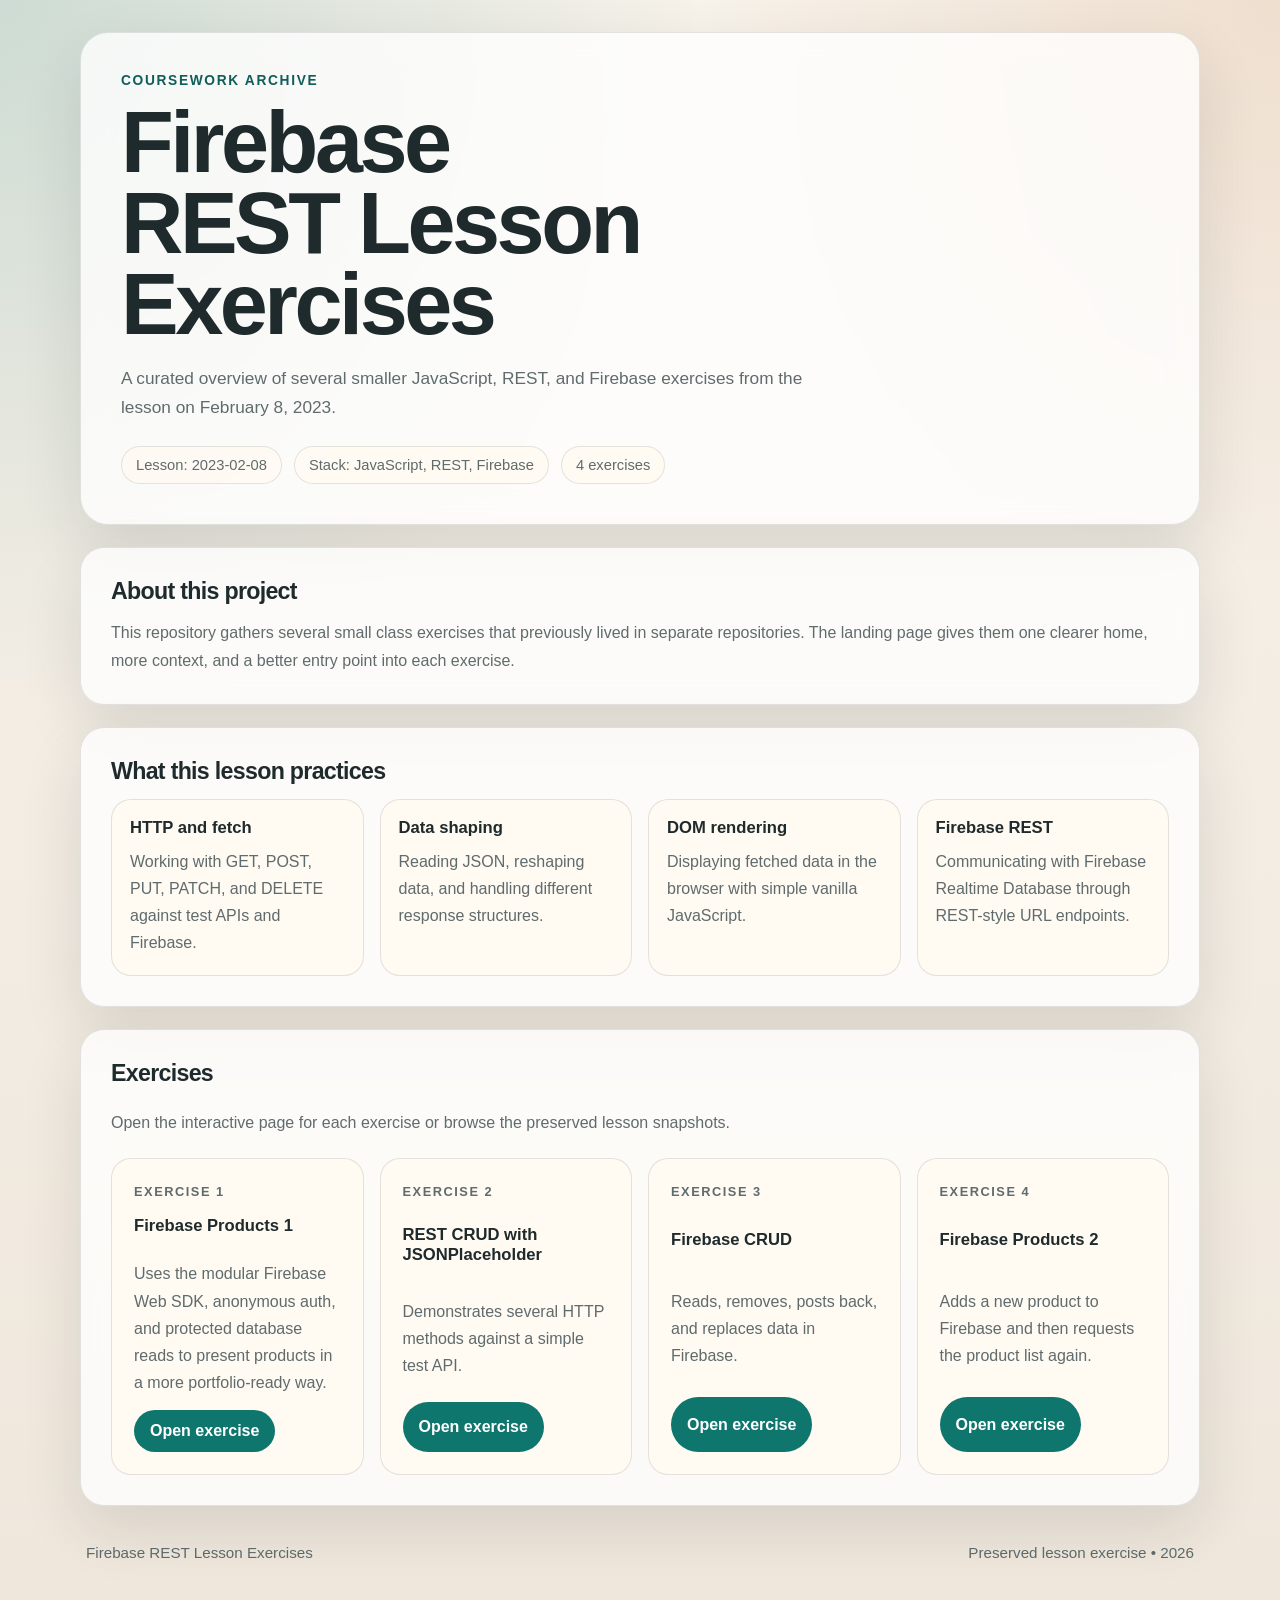
<file: index.html>
<!DOCTYPE html>
<html lang="en">
<head>
    <meta charset="UTF-8">
    <meta http-equiv="X-UA-Compatible" content="IE=edge">
    <meta name="viewport" content="width=device-width, initial-scale=1.0">
    <meta name="description" content="Archived JavaScript, REST, and Firebase lesson exercises from February 8, 2023.">
    <link rel="stylesheet" href="css/style.css">
    <script src="js/script.js" defer></script>
    <title>Firebase REST Lesson Exercises</title>
</head>
<body>
    <div class="page-shell">
        <header class="hero">
            <p class="eyebrow">Coursework Archive</p>
            <h1>Firebase REST Lesson Exercises</h1>
            <p class="intro">
                A curated overview of several smaller JavaScript, REST, and Firebase exercises
                from the lesson on February 8, 2023.
            </p>
            <div class="hero-meta">
                <span>Lesson: 2023-02-08</span>
                <span>Stack: JavaScript, REST, Firebase</span>
                <span id="exercise-count">4 exercises</span>
            </div>
        </header>

        <main>
            <section class="panel">
                <h2>About this project</h2>
                <p>
                    This repository gathers several small class exercises that previously lived in
                    separate repositories. The landing page gives them one clearer home, more
                    context, and a better entry point into each exercise.
                </p>
            </section>

            <section class="panel">
                <h2>What this lesson practices</h2>
                <div class="skill-grid">
                    <article>
                        <h3>HTTP and fetch</h3>
                        <p>Working with GET, POST, PUT, PATCH, and DELETE against test APIs and Firebase.</p>
                    </article>
                    <article>
                        <h3>Data shaping</h3>
                        <p>Reading JSON, reshaping data, and handling different response structures.</p>
                    </article>
                    <article>
                        <h3>DOM rendering</h3>
                        <p>Displaying fetched data in the browser with simple vanilla JavaScript.</p>
                    </article>
                    <article>
                        <h3>Firebase REST</h3>
                        <p>Communicating with Firebase Realtime Database through REST-style URL endpoints.</p>
                    </article>
                </div>
            </section>

            <section class="panel">
                <div class="section-heading">
                    <h2>Exercises</h2>
                    <p>Open the interactive page for each exercise or browse the preserved lesson snapshots.</p>
                </div>

                <div class="exercise-grid">
                    <article class="exercise-card">
                        <p class="card-label">Exercise 1</p>
                        <h3>Firebase Products 1</h3>
                        <p>
                            Uses the modular Firebase Web SDK, anonymous auth, and protected
                            database reads to present products in a more portfolio-ready way.
                        </p>
                        <a href="related-exercises/firebase-produkter-1/index.html">Open exercise</a>
                    </article>

                    <article class="exercise-card">
                        <p class="card-label">Exercise 2</p>
                        <h3>REST CRUD with JSONPlaceholder</h3>
                        <p>
                            Demonstrates several HTTP methods against a simple test API.
                        </p>
                        <a href="related-exercises/2023-02-08-REST-Firebase/index.html">Open exercise</a>
                    </article>

                    <article class="exercise-card">
                        <p class="card-label">Exercise 3</p>
                        <h3>Firebase CRUD</h3>
                        <p>
                            Reads, removes, posts back, and replaces data in Firebase.
                        </p>
                        <a href="related-exercises/firebase/index.html">Open exercise</a>
                    </article>

                    <article class="exercise-card">
                        <p class="card-label">Exercise 4</p>
                        <h3>Firebase Products 2</h3>
                        <p>
                            Adds a new product to Firebase and then requests the product list again.
                        </p>
                        <a href="related-exercises/firebase-produkter-2/index.html">Open exercise</a>
                    </article>
                </div>
            </section>
        </main>

        <footer class="footer">
            <p>Firebase REST Lesson Exercises</p>
            <p id="footer-year">Preserved lesson exercise</p>
        </footer>
    </div>
</body>
</html>
</file>
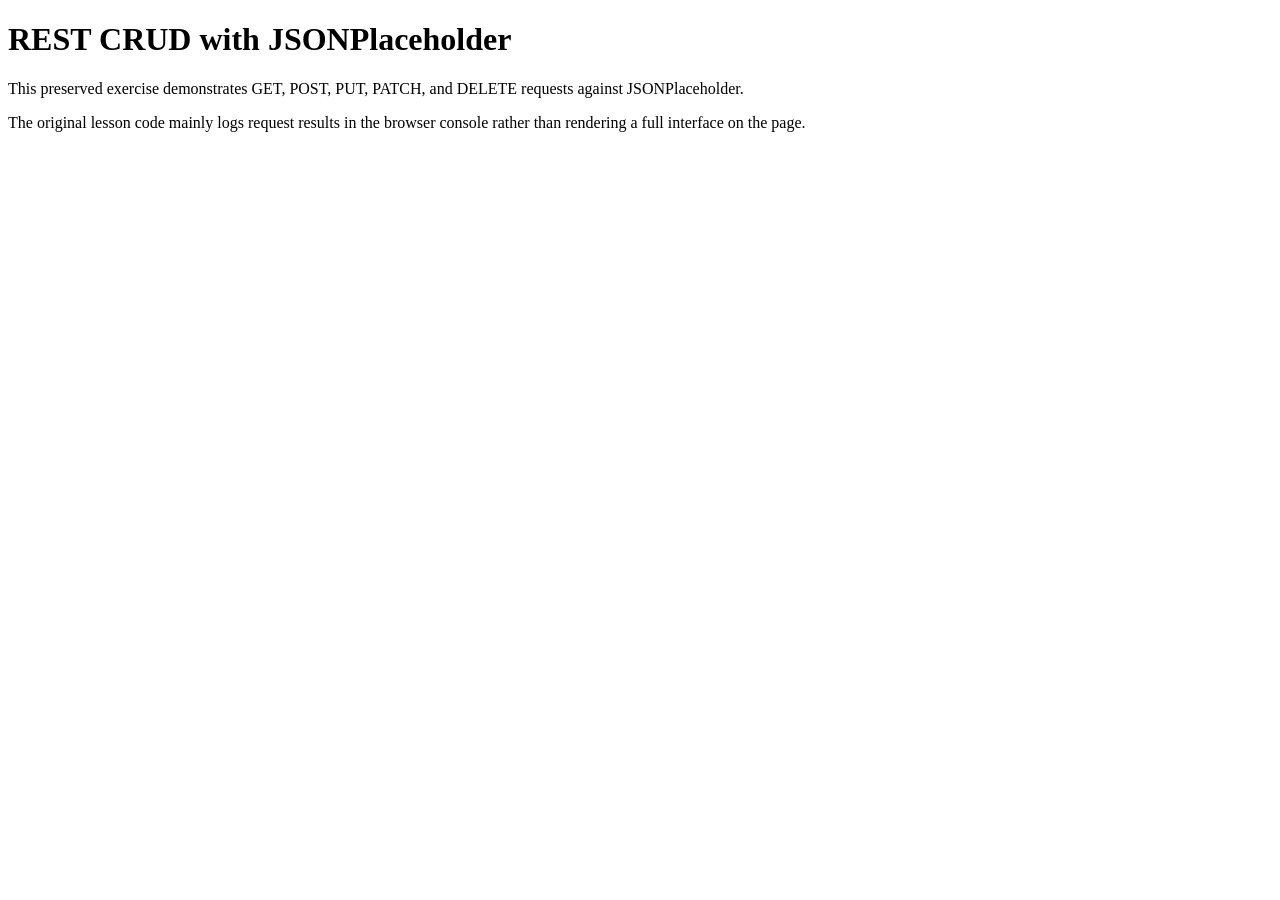
<file: related-exercises/2023-02-08-REST-Firebase/index.html>
<!DOCTYPE html>
<html lang="en">
<head>
    <meta charset="UTF-8">
    <meta http-equiv="X-UA-Compatible" content="IE=edge">
    <meta name="viewport" content="width=device-width, initial-scale=1.0">
    <link rel="stylesheet" href="css/style.css">
    <script src="js/script.js" defer></script>
    <title>REST CRUD with JSONPlaceholder</title>
</head>
<body>
    <main>
        <h1>REST CRUD with JSONPlaceholder</h1>
        <p>
            This preserved exercise demonstrates GET, POST, PUT, PATCH, and DELETE requests
            against JSONPlaceholder.
        </p>
        <p>
            The original lesson code mainly logs request results in the browser console rather than
            rendering a full interface on the page.
        </p>
    </main>
</body>
</html>
</file>
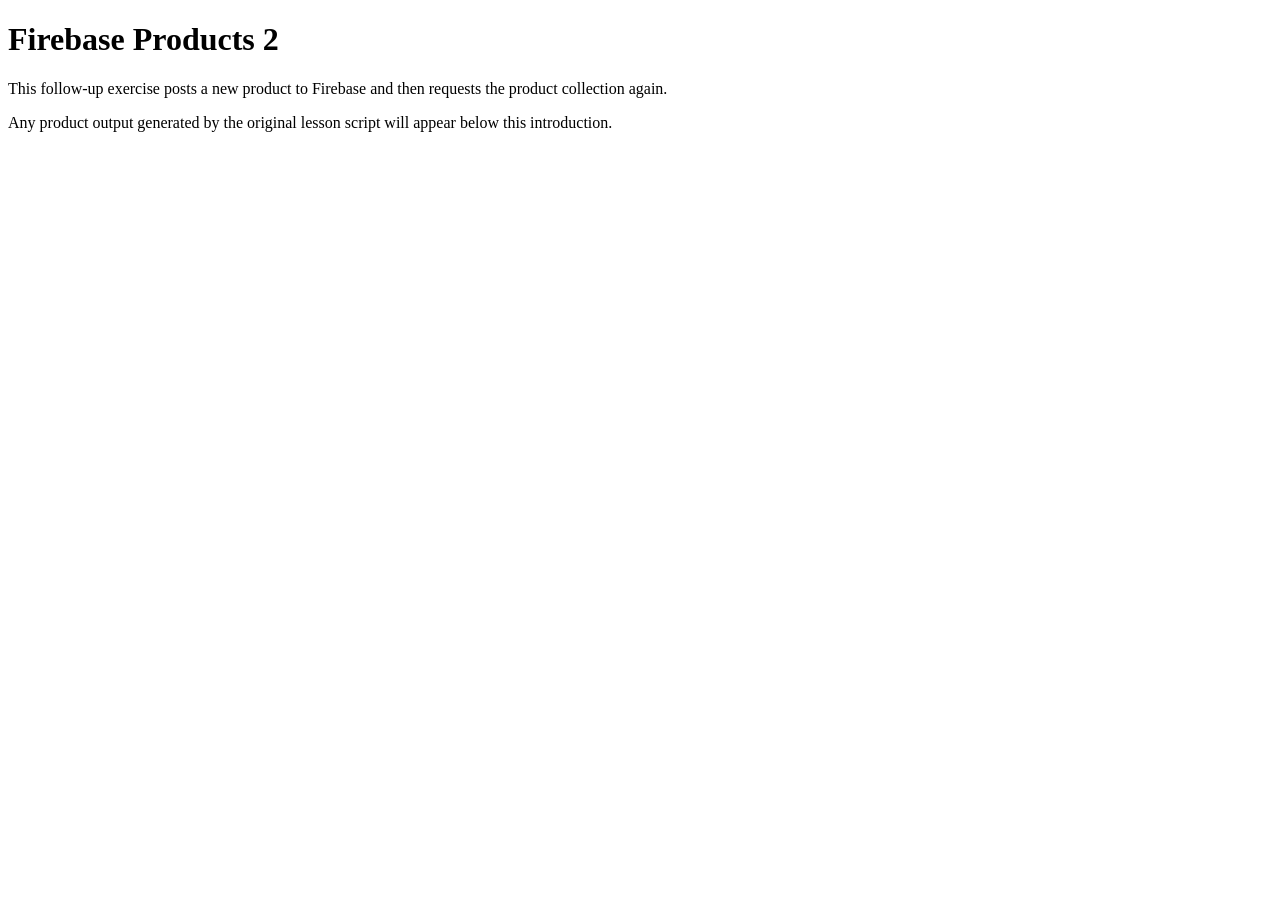
<file: related-exercises/firebase-produkter-2/index.html>
<!DOCTYPE html>
<html lang="en">
<head>
    <meta charset="UTF-8">
    <meta http-equiv="X-UA-Compatible" content="IE=edge">
    <meta name="viewport" content="width=device-width, initial-scale=1.0">
    <link rel="stylesheet" href="style.css">
    <script src="script.js" defer></script>
    <title>Firebase Products 2</title>
</head>
<body>
    <main>
        <h1>Firebase Products 2</h1>
        <p>
            This follow-up exercise posts a new product to Firebase and then requests the product
            collection again.
        </p>
        <p>
            Any product output generated by the original lesson script will appear below this
            introduction.
        </p>
    </main>
</body>
</html>
</file>
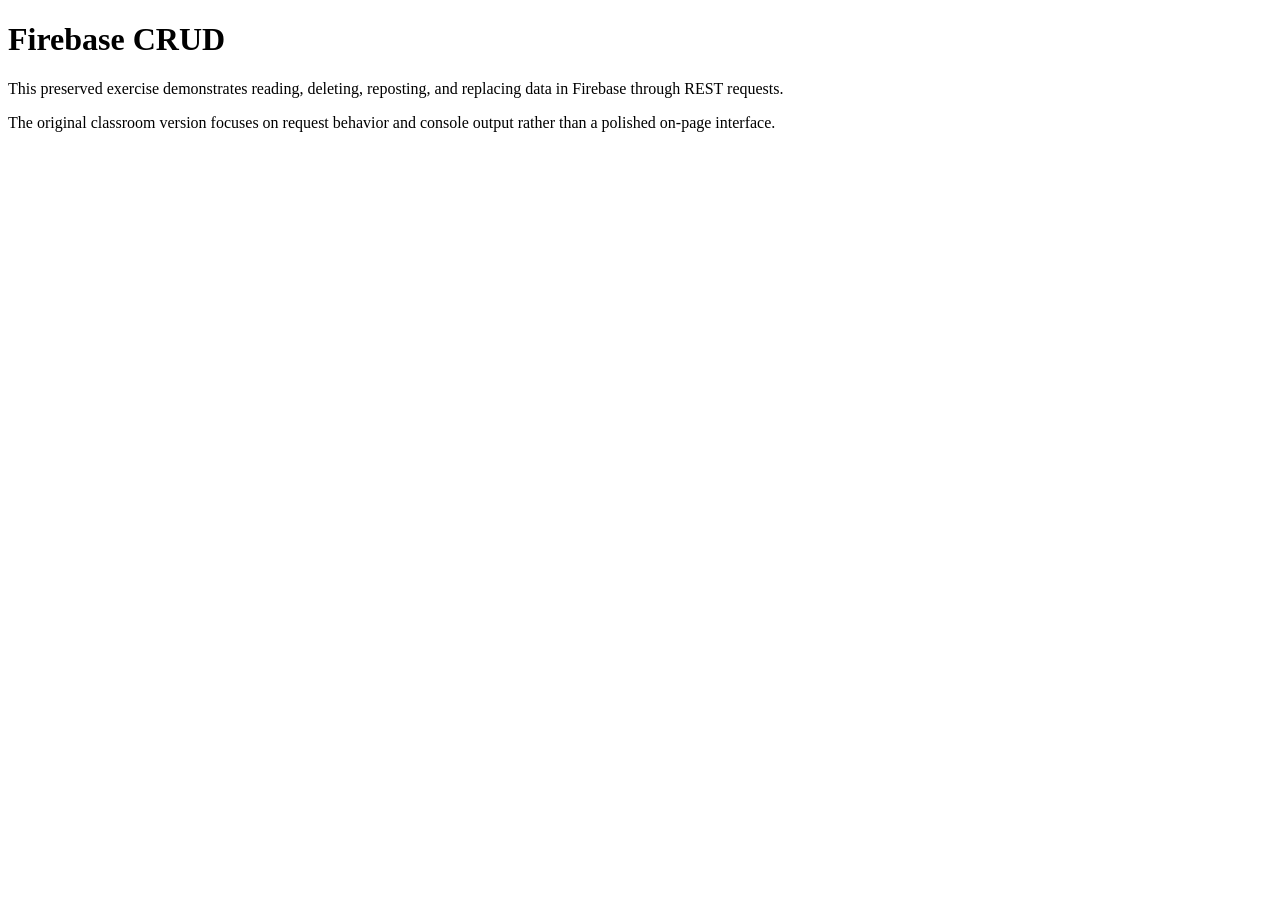
<file: related-exercises/firebase/index.html>
<!DOCTYPE html>
<html lang="en">
<head>
    <meta charset="UTF-8">
    <meta http-equiv="X-UA-Compatible" content="IE=edge">
    <meta name="viewport" content="width=device-width, initial-scale=1.0">
    <link rel="stylesheet" href="css/style.css">
    <script src="js/script.js" defer></script>
    <title>Firebase CRUD</title>
</head>
<body>
    <main>
        <h1>Firebase CRUD</h1>
        <p>
            This preserved exercise demonstrates reading, deleting, reposting, and replacing data
            in Firebase through REST requests.
        </p>
        <p>
            The original classroom version focuses on request behavior and console output rather
            than a polished on-page interface.
        </p>
    </main>
</body>
</html>
</file>
<file: css/style.css>
:root {
    --bg: #f4efe7;
    --surface: rgba(255, 255, 255, 0.78);
    --surface-strong: #fffaf2;
    --text: #1f2a2c;
    --muted: #5f6b6d;
    --line: rgba(31, 42, 44, 0.12);
    --accent: #0f766e;
    --accent-strong: #115e59;
    --shadow: 0 24px 60px rgba(31, 42, 44, 0.12);
}

* {
    box-sizing: border-box;
}

body {
    margin: 0;
    min-height: 100vh;
    color: var(--text);
    background:
        radial-gradient(circle at top left, rgba(15, 118, 110, 0.18), transparent 34%),
        radial-gradient(circle at top right, rgba(180, 83, 9, 0.12), transparent 28%),
        linear-gradient(180deg, #f7f2ea 0%, #efe7dc 100%);
    font-family: "Segoe UI", "Helvetica Neue", sans-serif;
}

a {
    color: inherit;
}

.page-shell {
    width: min(1120px, calc(100% - 32px));
    margin: 0 auto;
    padding: 32px 0 48px;
}

.hero,
.panel {
    border: 1px solid var(--line);
    background: var(--surface);
    backdrop-filter: blur(14px);
    box-shadow: var(--shadow);
}

.hero {
    padding: 40px;
    border-radius: 28px;
}

.eyebrow {
    margin: 0 0 14px;
    color: var(--accent-strong);
    font-size: 0.86rem;
    font-weight: 700;
    letter-spacing: 0.12em;
    text-transform: uppercase;
}

.hero h1 {
    margin: 0;
    max-width: 11ch;
    font-size: clamp(2.8rem, 7vw, 5.4rem);
    line-height: 0.94;
    letter-spacing: -0.04em;
}

.intro {
    max-width: 700px;
    margin: 18px 0 0;
    color: var(--muted);
    font-size: 1.08rem;
    line-height: 1.7;
}

.hero-meta {
    display: flex;
    flex-wrap: wrap;
    gap: 12px;
    margin-top: 24px;
}

.hero-meta span {
    padding: 10px 14px;
    border: 1px solid var(--line);
    border-radius: 999px;
    background: rgba(255, 250, 242, 0.8);
    color: var(--muted);
    font-size: 0.92rem;
}

main {
    display: grid;
    gap: 22px;
    margin-top: 22px;
}

.panel {
    padding: 30px;
    border-radius: 24px;
}

.panel h2 {
    margin: 0 0 14px;
    font-size: 1.45rem;
    letter-spacing: -0.03em;
}

.panel p {
    margin: 0;
    color: var(--muted);
    line-height: 1.7;
}

.section-heading {
    display: grid;
    gap: 8px;
    margin-bottom: 22px;
}

.skill-grid,
.exercise-grid {
    display: grid;
    gap: 16px;
}

.skill-grid {
    grid-template-columns: repeat(auto-fit, minmax(210px, 1fr));
}

.skill-grid article,
.exercise-card {
    border: 1px solid var(--line);
    border-radius: 20px;
    background: var(--surface-strong);
}

.skill-grid article {
    padding: 18px;
}

.skill-grid h3,
.exercise-card h3 {
    margin: 0 0 10px;
    font-size: 1.04rem;
}

.exercise-grid {
    grid-template-columns: repeat(auto-fit, minmax(240px, 1fr));
}

.exercise-card {
    display: grid;
    gap: 14px;
    padding: 22px;
}

.card-label {
    margin: 0;
    color: var(--accent-strong);
    font-size: 0.8rem;
    font-weight: 700;
    letter-spacing: 0.12em;
    text-transform: uppercase;
}

.exercise-card a {
    display: inline-flex;
    align-items: center;
    justify-content: center;
    width: fit-content;
    min-width: 132px;
    padding: 12px 16px;
    border-radius: 999px;
    background: var(--accent);
    color: white;
    font-weight: 700;
    text-decoration: none;
    transition: transform 160ms ease, background 160ms ease;
}

.exercise-card a:hover {
    transform: translateY(-1px);
    background: var(--accent-strong);
}

.footer {
    display: flex;
    justify-content: space-between;
    gap: 16px;
    margin-top: 22px;
    padding: 0 6px;
    color: var(--muted);
    font-size: 0.95rem;
}

@media (max-width: 720px) {
    .page-shell {
        width: min(100% - 20px, 1120px);
        padding: 18px 0 28px;
    }

    .hero,
    .panel {
        padding: 22px;
        border-radius: 20px;
    }

    .footer {
        flex-direction: column;
    }
}
</file>
<file: related-exercises/2023-02-08-REST-Firebase/css/style.css>

</file>
<file: related-exercises/firebase-produkter-2/style.css>

</file>
<file: related-exercises/firebase/css/style.css>

</file>
